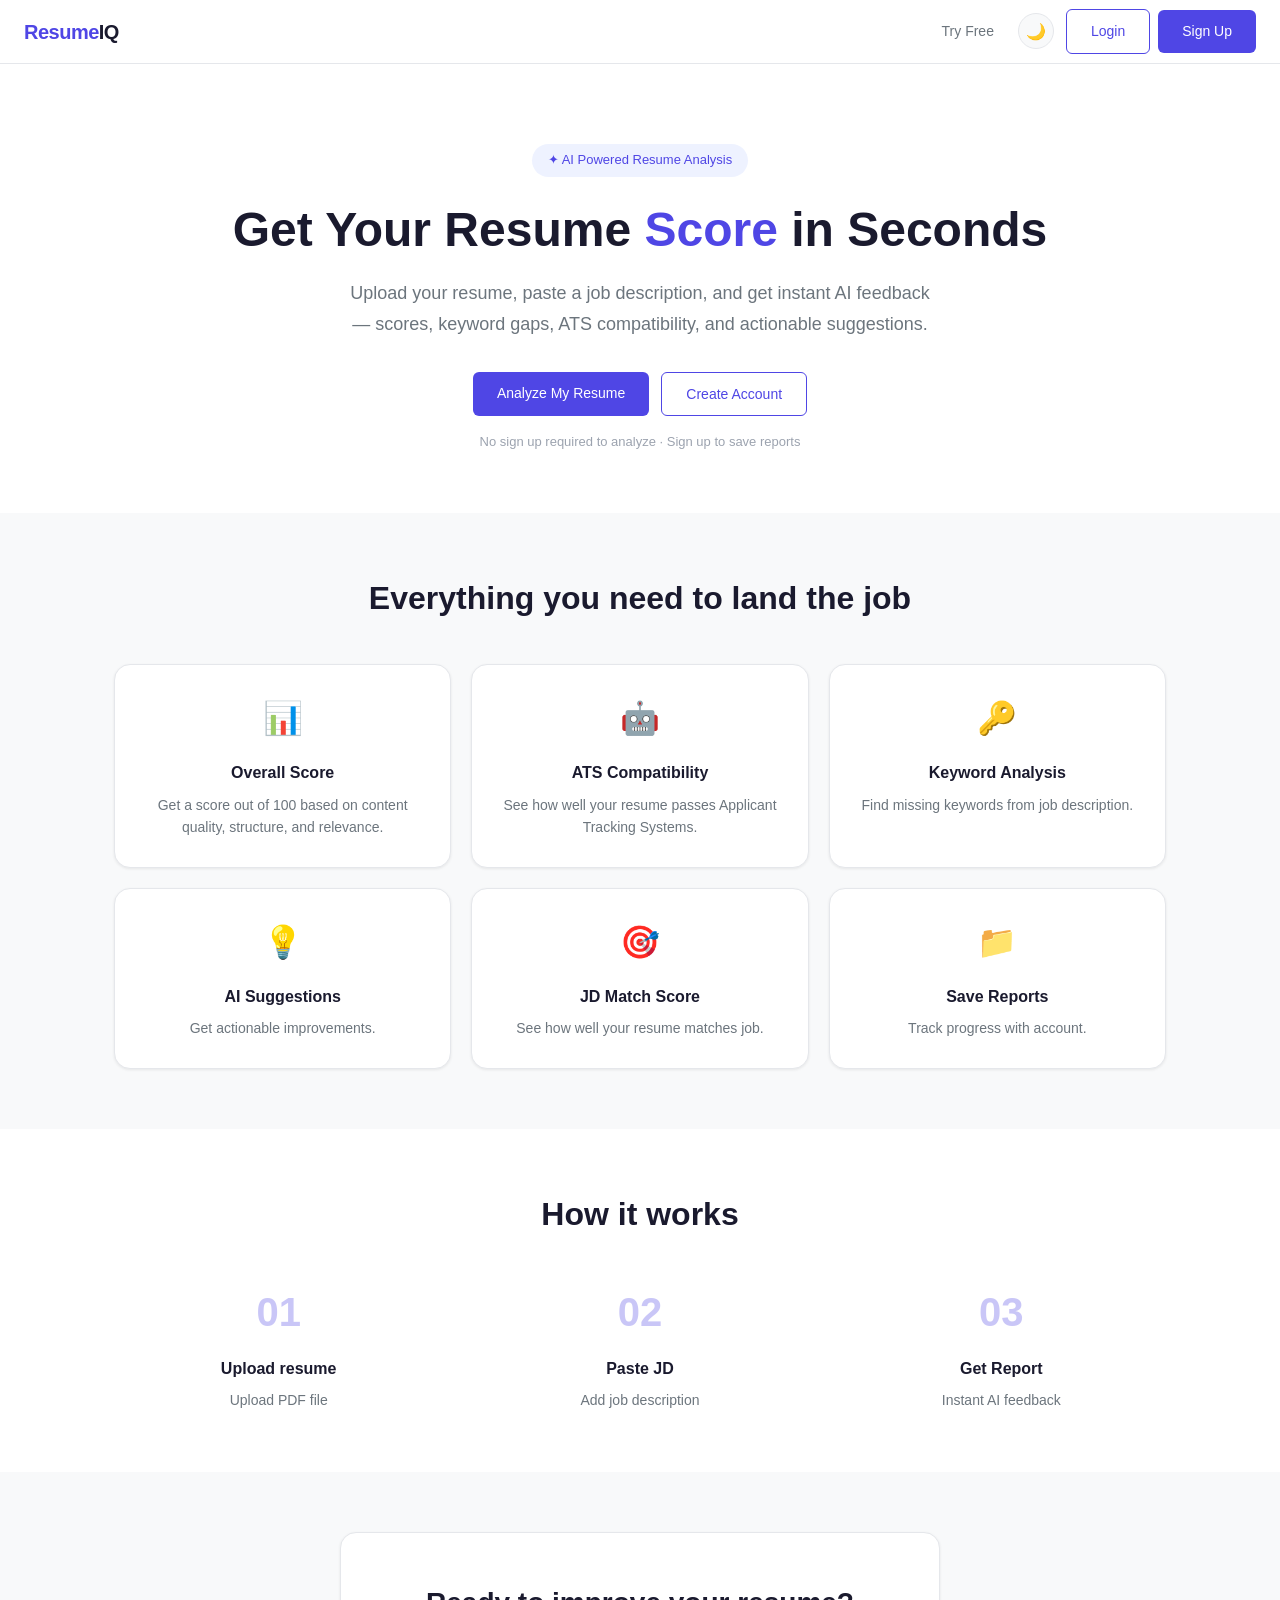
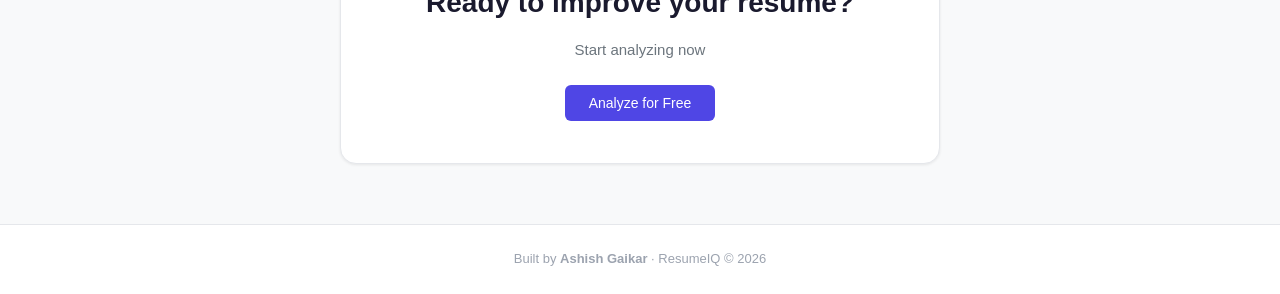
<file: index.html>
<!DOCTYPE html>
<html lang="en">
<head>
  <meta charset="UTF-8" />
  <meta name="viewport" content="width=device-width, initial-scale=1.0"/>
  <title>ResumeIQ — AI Resume Analyzer</title>

  <!-- ✅ Correct CSS paths -->
  <link rel="stylesheet" href="css/global.css"/>
  <link rel="stylesheet" href="css/navbar.css"/>
  <link rel="stylesheet" href="css/index.css"/>
</head>
<body>

  <div id="navbar"></div>

  <section class="hero">
    <div class="container">
      <div class="hero-badge">✦ AI Powered Resume Analysis</div>
      <h1>Get Your Resume <span class="highlight">Score</span> in Seconds</h1>
      <p class="hero-sub">Upload your resume, paste a job description, and get instant AI feedback — scores, keyword gaps, ATS compatibility, and actionable suggestions.</p>
      
      <div class="hero-btns">
        <!-- ✅ FIXED -->
        <a href="pages/analyzer.html" class="btn-primary">Analyze My Resume</a>
        <a href="pages/auth.html" class="btn-outline">Create Account</a>
      </div>

      <p class="hero-note">No sign up required to analyze · Sign up to save reports</p>
    </div>
  </section>

  <section class="features">
    <div class="container">
      <h2 class="section-title">Everything you need to land the job</h2>
      <div class="features-grid">

        <div class="feature-card card">
          <div class="feature-icon">📊</div>
          <h3>Overall Score</h3>
          <p>Get a score out of 100 based on content quality, structure, and relevance.</p>
        </div>

        <div class="feature-card card">
          <div class="feature-icon">🤖</div>
          <h3>ATS Compatibility</h3>
          <p>See how well your resume passes Applicant Tracking Systems.</p>
        </div>

        <div class="feature-card card">
          <div class="feature-icon">🔑</div>
          <h3>Keyword Analysis</h3>
          <p>Find missing keywords from job description.</p>
        </div>

        <div class="feature-card card">
          <div class="feature-icon">💡</div>
          <h3>AI Suggestions</h3>
          <p>Get actionable improvements.</p>
        </div>

        <div class="feature-card card">
          <div class="feature-icon">🎯</div>
          <h3>JD Match Score</h3>
          <p>See how well your resume matches job.</p>
        </div>

        <div class="feature-card card">
          <div class="feature-icon">📁</div>
          <h3>Save Reports</h3>
          <p>Track progress with account.</p>
        </div>

      </div>
    </div>
  </section>

  <section class="how-it-works">
    <div class="container">
      <h2 class="section-title">How it works</h2>
      <div class="steps-grid">

        <div class="step">
          <div class="step-num">01</div>
          <h3>Upload resume</h3>
          <p>Upload PDF file</p>
        </div>

        <div class="step">
          <div class="step-num">02</div>
          <h3>Paste JD</h3>
          <p>Add job description</p>
        </div>

        <div class="step">
          <div class="step-num">03</div>
          <h3>Get Report</h3>
          <p>Instant AI feedback</p>
        </div>

      </div>
    </div>
  </section>

  <section class="cta-section">
    <div class="container">
      <div class="cta-card card">
        <h2>Ready to improve your resume?</h2>
        <p>Start analyzing now</p>

        <!-- ✅ FIXED -->
        <a href="pages/analyzer.html" class="btn-primary">Analyze for Free</a>
      </div>
    </div>
  </section>

  <footer>
    <div class="container">
      <p>Built by <strong>Ashish Gaikar</strong> · ResumeIQ © 2026</p>
    </div>
  </footer>

  <!-- ✅ Correct JS path -->
  <script src="js/utils.js"></script>

  <script>
    document.getElementById('navbar').innerHTML = renderNavbar();
    initTheme();
  </script>

</body>
</html>
</file>
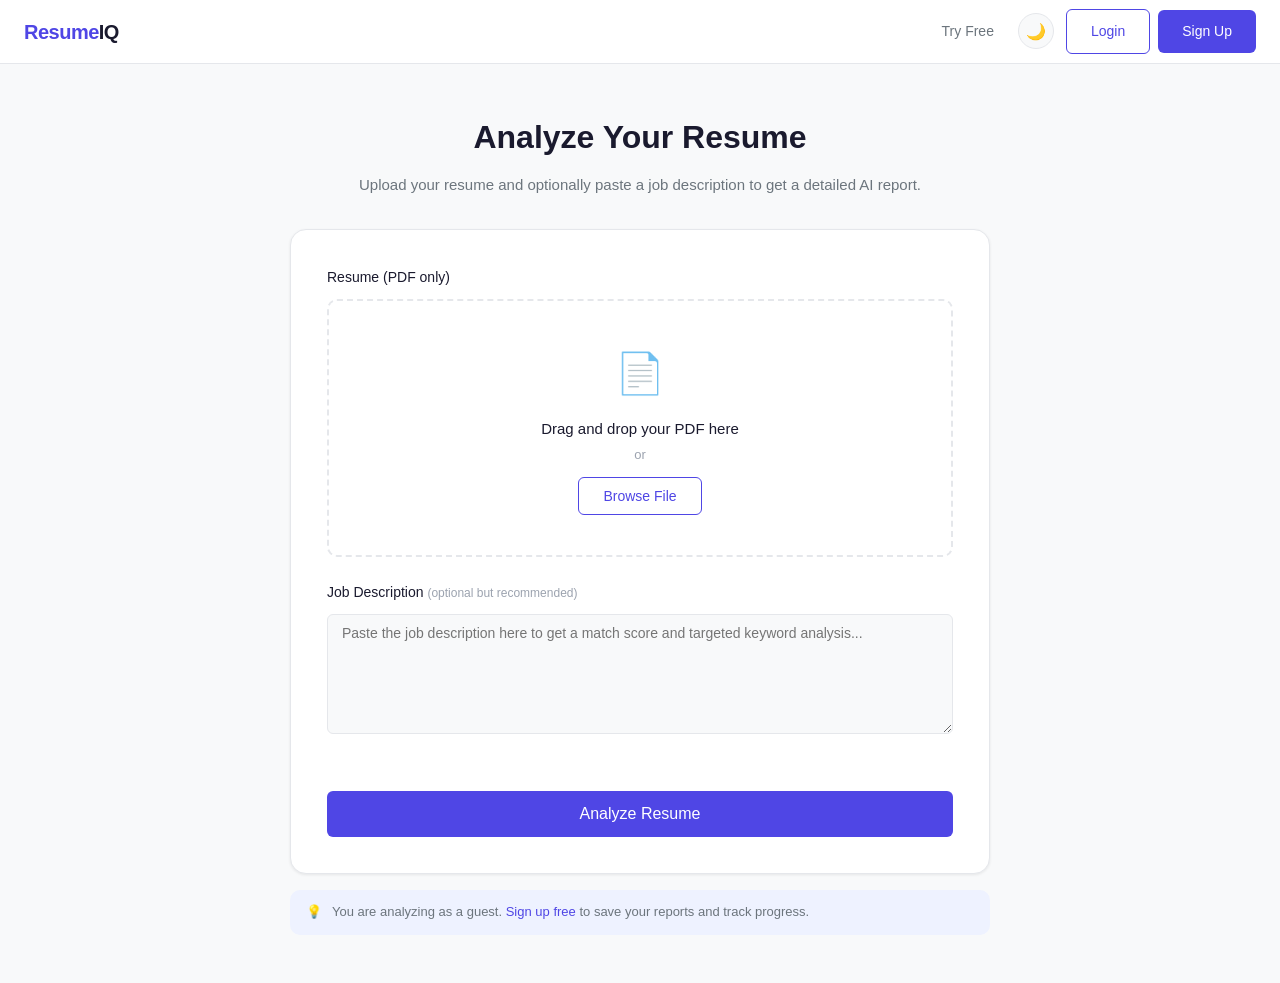
<file: pages/analyzer.html>
<!DOCTYPE html>
<html lang="en">
<head>
  <meta charset="UTF-8" />
  <meta name="viewport" content="width=device-width, initial-scale=1.0"/>
  <title>ResumeIQ — Analyze Resume</title>
  <link rel="stylesheet" href="../css/global.css"/>
  <link rel="stylesheet" href="../css/navbar.css"/>
  <link rel="stylesheet" href="../css/analyzer.css"/>
</head>
<body>

  <div id="navbar"></div>

  <div class="analyzer-wrapper">
    <div class="container">

      <div class="analyzer-header">
        <h1>Analyze Your Resume</h1>
        <p>Upload your resume and optionally paste a job description to get a detailed AI report.</p>
      </div>

      <div class="analyzer-card card">

        <div class="upload-section">
          <label class="upload-label">Resume (PDF only)</label>
          <div class="upload-area" id="uploadArea">
            <div class="upload-icon">📄</div>
            <p class="upload-text">Drag and drop your PDF here</p>
            <p class="upload-sub">or</p>
            <button class="btn-outline" onclick="document.getElementById('resumeInput').click()">Browse File</button>
            <input type="file" id="resumeInput" accept=".pdf" style="display:none" onchange="handleFileSelect(event)"/>
          </div>
          <div class="file-selected" id="fileSelected" style="display:none;">
            <span class="file-icon">📄</span>
            <span id="fileName"></span>
            <button class="remove-file" onclick="removeFile()">✕</button>
          </div>
        </div>

        <div class="jd-section">
          <label class="upload-label">Job Description <span class="optional">(optional but recommended)</span></label>
          <textarea
            id="jobDescription"
            rows="6"
            placeholder="Paste the job description here to get a match score and targeted keyword analysis..."
          ></textarea>
        </div>

        <div id="analyzeError" class="error-msg"></div>

        <button class="btn-primary analyze-btn" id="analyzeBtn" onclick="handleAnalyze()">
          Analyze Resume
        </button>

        <div class="loading" id="loading" style="display:none;">
          <div class="spinner"></div>
          <p>Analyzing your resume with AI — this may take a few seconds...</p>
        </div>

      </div>

      <div class="guest-note" id="guestNote">
        <span>💡</span>
        <p>You are analyzing as a guest. <a href="auth.html">Sign up free</a> to save your reports and track progress.</p>
      </div>

    </div>
  </div>

  <script src="../js/utils.js"></script>
  <script src="../js/analyzer.js"></script>
  <script>
    document.getElementById('navbar').innerHTML = renderNavbar();
    initTheme();
    if (isLoggedIn()) {
      document.getElementById('guestNote').style.display = 'none';
    }
  </script>

</body>
</html>
</file>
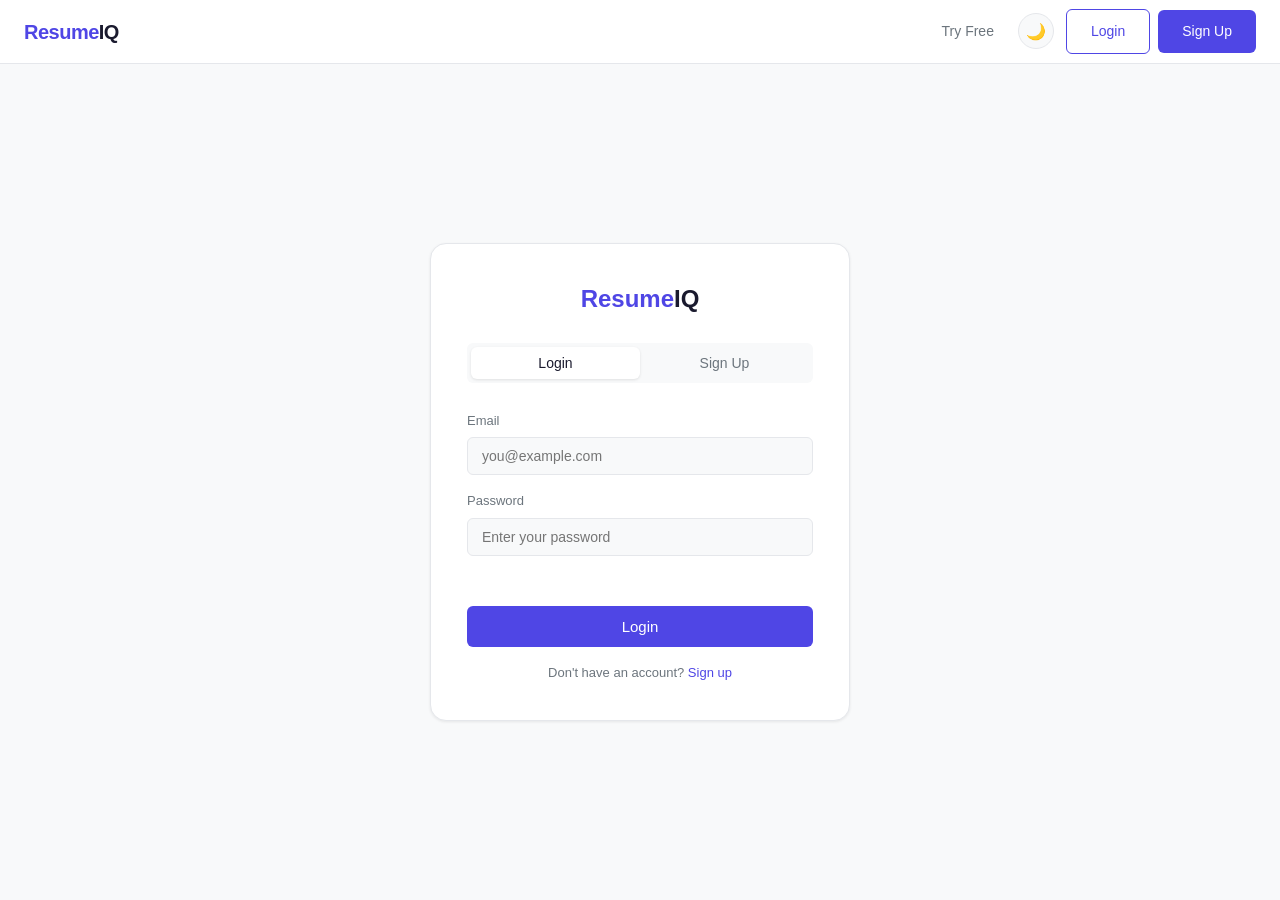
<file: pages/auth.html>
<!DOCTYPE html>
<html lang="en">
<head>
  <meta charset="UTF-8" />
  <meta name="viewport" content="width=device-width, initial-scale=1.0"/>
  <title>ResumeIQ — Login / Sign Up</title>
  <link rel="stylesheet" href="/css/global.css"/>
  <link rel="stylesheet" href="/css/navbar.css"/>
  <link rel="stylesheet" href="/css/auth.css"/>
</head>
<body>

  <div id="navbar"></div>

  <div class="auth-wrapper">
    <div class="auth-card card">

      <div class="auth-logo">Resume<span>IQ</span></div>
      <div class="auth-tabs">
        <button class="auth-tab active" id="loginTab" onclick="switchTab('login')">Login</button>
        <button class="auth-tab" id="signupTab" onclick="switchTab('signup')">Sign Up</button>
      </div>

      <div id="loginForm">
        <div class="form-group">
          <label>Email</label>
          <input type="email" id="loginEmail" placeholder="you@example.com"/>
        </div>
        <div class="form-group">
          <label>Password</label>
          <input type="password" id="loginPassword" placeholder="Enter your password"/>
        </div>
        <div id="loginError" class="error-msg"></div>
        <button class="btn-primary auth-btn" onclick="handleLogin()">Login</button>
        <p class="auth-switch">Don't have an account? <a onclick="switchTab('signup')">Sign up</a></p>
      </div>

      <div id="signupForm" style="display:none;">
        <div class="form-group">
          <label>Full Name</label>
          <input type="text" id="signupName" placeholder="Ashish Gaikar"/>
        </div>
        <div class="form-group">
          <label>Email</label>
          <input type="email" id="signupEmail" placeholder="you@example.com"/>
        </div>
        <div class="form-group">
          <label>Password</label>
          <input type="password" id="signupPassword" placeholder="Minimum 6 characters"/>
        </div>
        <div id="signupError" class="error-msg"></div>
        <button class="btn-primary auth-btn" onclick="handleSignup()">Create Account</button>
        <p class="auth-switch">Already have an account? <a onclick="switchTab('login')">Login</a></p>
      </div>

    </div>
  </div>

  <script src="/js/utils.js"></script>
  <script src="/js/auth.js"></script>
  <script>
    document.getElementById('navbar').innerHTML = renderNavbar();
    initTheme();
  </script>

</body>
</html>
</file>
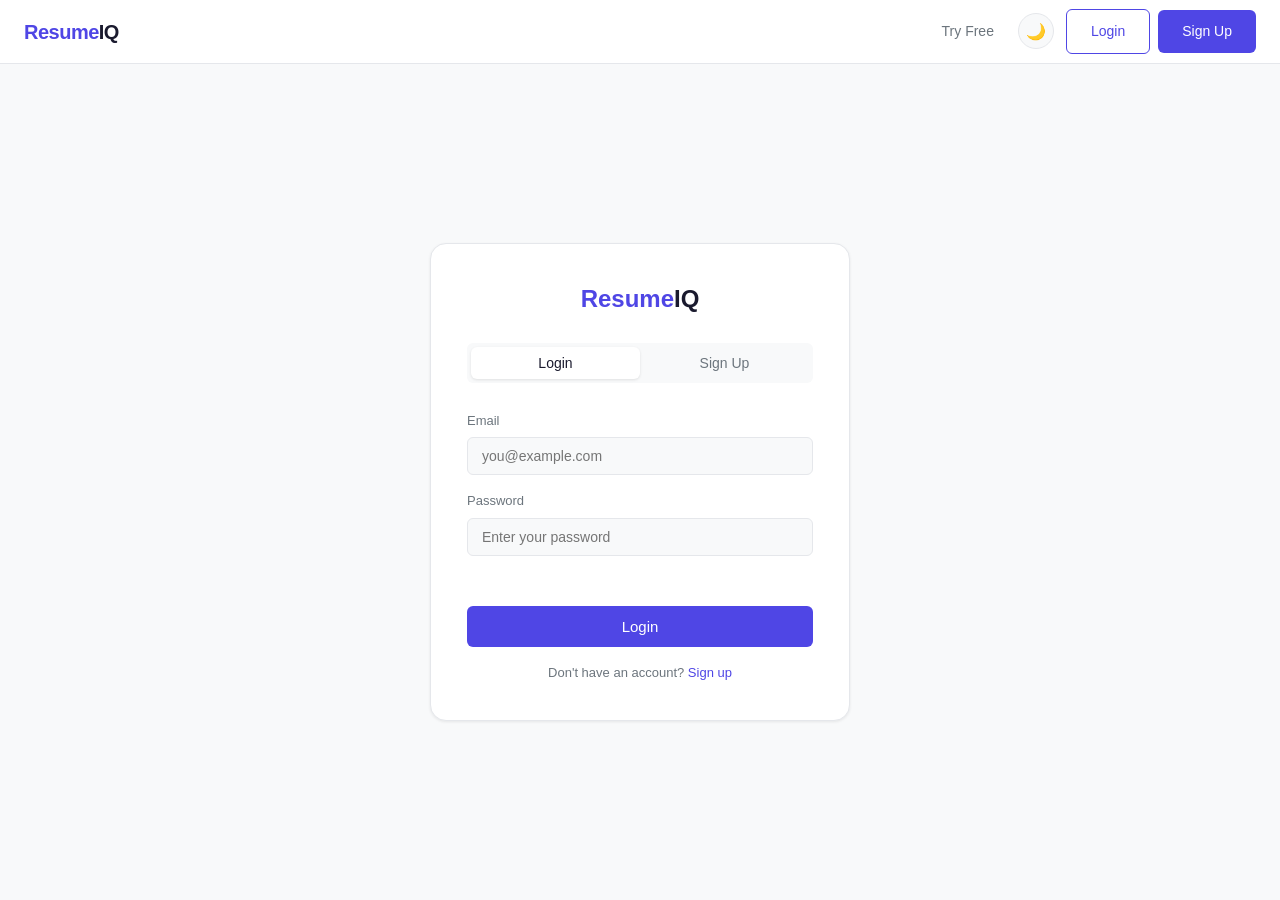
<file: pages/dashboard.html>
<!DOCTYPE html>
<html lang="en">
<head>
  <meta charset="UTF-8" />
  <meta name="viewport" content="width=device-width, initial-scale=1.0"/>
  <title>ResumeIQ — Dashboard</title>
  <link rel="stylesheet" href="../css/global.css"/>
  <link rel="stylesheet" href="../css/navbar.css"/>
  <link rel="stylesheet" href="../css/dashboard.css"/>
</head>
<body>

  <div id="navbar"></div>

  <div class="dashboard-wrapper">
    <div class="container">

      <div class="dashboard-header">
        <div>
          <h1 id="welcomeMsg">Welcome back!</h1>
          <p>Here are all your past resume analyses.</p>
        </div>
        <a href="analyzer.html" class="btn-primary">+ New Analysis</a>
      </div>

      <div id="loadingState" class="loading-state">
        <div class="spinner"></div>
        <p>Loading your reports...</p>
      </div>

      <div id="emptyState" class="empty-state" style="display:none;">
        <div class="empty-icon">📄</div>
        <h2>No analyses yet</h2>
        <p>Upload your resume to get your first AI-powered report.</p>
        <a href="analyzer.html" class="btn-primary">Analyze My Resume</a>
      </div>

      <div id="analysesGrid" class="analyses-grid" style="display:none;"></div>

    </div>
  </div>

  <script src="../js/utils.js"></script>
  <script src="../js/dashboard.js"></script>
  <script>
    document.getElementById('navbar').innerHTML = renderNavbar();
    initTheme();
    redirectIfGuest();
    loadDashboard();
  </script>

</body>
</html>
</file>
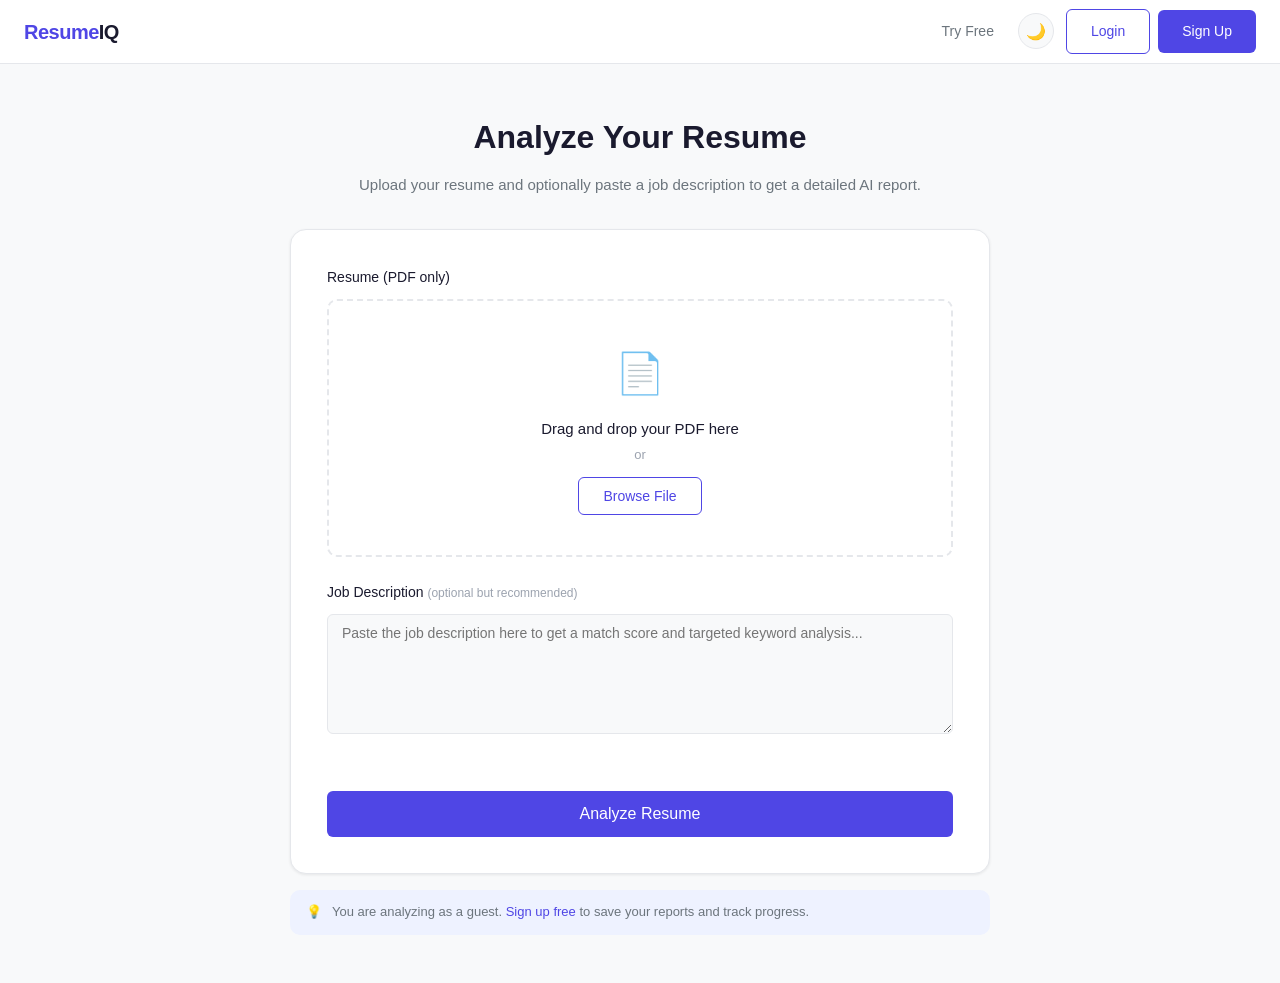
<file: pages/report.html>
<!DOCTYPE html>
<html lang="en">
<head>
  <meta charset="UTF-8" />
  <meta name="viewport" content="width=device-width, initial-scale=1.0"/>
  <title>ResumeIQ — Your Report</title>
  <link rel="stylesheet" href="../css/global.css"/>
  <link rel="stylesheet" href="../css/navbar.css"/>
  <link rel="stylesheet" href="../css/report.css"/>
</head>
<body>

  <div id="navbar"></div>

  <div class="report-wrapper">
    <div class="container">

      <div class="report-header">
        <h1>Your Resume Report</h1>
        <p>Here is your detailed AI-powered analysis</p>
      </div>

      <div id="reportContent">

        <div class="scores-row">
          <div class="score-card card">
            <p class="score-label">Overall Score</p>
            <div class="score-circle" id="overallScoreCircle">
              <span id="overallScore">--</span>
            </div>
          </div>
          <div class="score-card card">
            <p class="score-label">ATS Score</p>
            <div class="score-circle" id="atsScoreCircle">
              <span id="atsScore">--</span>
            </div>
          </div>
          <div class="score-card card">
            <p class="score-label">JD Match</p>
            <div class="score-circle" id="jdScoreCircle">
              <span id="jdScore">--</span>
            </div>
          </div>
        </div>

        <div class="two-col">

          <div class="card">
            <h2 class="card-title">Section Scores</h2>
            <div id="sectionScores"></div>
          </div>

          <div class="card">
            <h2 class="card-title">Keyword Analysis</h2>
            <p class="kw-label">Present</p>
            <div class="tag-cloud" id="presentKeywords"></div>
            <p class="kw-label" style="margin-top:16px;">Missing</p>
            <div class="tag-cloud" id="missingKeywords"></div>
          </div>

        </div>

        <div class="card suggestions-card">
          <h2 class="card-title">AI Suggestions</h2>
          <div id="suggestions"></div>
        </div>

        <div class="guest-save-banner" id="guestBanner" style="display:none;">
          <div>
            <p class="banner-title">Save this report</p>
            <p class="banner-sub">Create a free account to save all your reports and track your progress over time.</p>
          </div>
          <a href="auth.html" class="btn-primary">Sign Up Free</a>
        </div>

        <div class="report-actions">
          <a href="analyzer.html" class="btn-outline">Analyze Another Resume</a>
          <a href="dashboard.html" class="btn-primary" id="dashboardBtn" style="display:none;">Go to Dashboard</a>
        </div>

      </div>

    </div>
  </div>

  <script src="../js/utils.js"></script>
  <script src="../js/report.js"></script>
  <script>
    document.getElementById('navbar').innerHTML = renderNavbar();
    initTheme();
    loadReport();
  </script>

</body>
</html>
</file>
<file: css/global.css>
* {
  margin: 0;
  padding: 0;
  box-sizing: border-box;
}

:root {
  --bg-primary: #ffffff;
  --bg-secondary: #f8f9fa;
  --bg-card: #ffffff;
  --text-primary: #1a1a2e;
  --text-secondary: #6c757d;
  --text-muted: #9ca3af;
  --accent: #4f46e5;
  --accent-hover: #4338ca;
  --accent-light: #eef2ff;
  --success: #10b981;
  --warning: #f59e0b;
  --danger: #ef4444;
  --border: #e5e7eb;
  --card-shadow: 0 1px 3px rgba(0, 0, 0, 0.08);
  --radius-sm: 6px;
  --radius-md: 10px;
  --radius-lg: 16px;
  --font: 'Inter', sans-serif;
}

[data-theme="dark"] {
  --bg-primary: #0f0f1a;
  --bg-secondary: #1a1a2e;
  --bg-card: #1e1e32;
  --text-primary: #f1f5f9;
  --text-secondary: #94a3b8;
  --text-muted: #64748b;
  --accent: #6366f1;
  --accent-hover: #818cf8;
  --accent-light: #1e1b4b;
  --border: #2d2d44;
  --card-shadow: 0 1px 3px rgba(0, 0, 0, 0.3);
}

body {
  font-family: var(--font);
  background-color: var(--bg-primary);
  color: var(--text-primary);
  transition: background-color 0.3s ease, color 0.3s ease;
  line-height: 1.6;
}

a {
  text-decoration: none;
  color: var(--accent);
}

button {
  cursor: pointer;
  font-family: var(--font);
  border: none;
  outline: none;
}

input, textarea {
  font-family: var(--font);
  outline: none;
  border: 1px solid var(--border);
  background: var(--bg-secondary);
  color: var(--text-primary);
  border-radius: var(--radius-sm);
  padding: 10px 14px;
  width: 100%;
  font-size: 14px;
  transition: border-color 0.2s;
}

input:focus, textarea:focus {
  border-color: var(--accent);
}

.btn-primary {
  background: var(--accent);
  color: #ffffff;
  padding: 10px 24px;
  border-radius: var(--radius-sm);
  font-size: 14px;
  font-weight: 500;
  transition: background 0.2s, transform 0.1s;
}

.btn-primary:hover {
  background: var(--accent-hover);
  transform: translateY(-1px);
}

.btn-outline {
  background: transparent;
  color: var(--accent);
  padding: 10px 24px;
  border-radius: var(--radius-sm);
  font-size: 14px;
  font-weight: 500;
  border: 1px solid var(--accent);
  transition: background 0.2s;
}

.btn-outline:hover {
  background: var(--accent-light);
}

.card {
  background: var(--bg-card);
  border: 1px solid var(--border);
  border-radius: var(--radius-lg);
  box-shadow: var(--card-shadow);
  padding: 1.5rem;
}

.container {
  max-width: 1100px;
  margin: 0 auto;
  padding: 0 24px;
}

.badge {
  display: inline-block;
  padding: 3px 10px;
  border-radius: 99px;
  font-size: 12px;
  font-weight: 500;
}

.badge-success {
  background: #d1fae5;
  color: #065f46;
}

.badge-danger {
  background: #fee2e2;
  color: #991b1b;
}

.badge-warning {
  background: #fef3c7;
  color: #92400e;
}

.badge-info {
  background: var(--accent-light);
  color: var(--accent);
}

::-webkit-scrollbar {
  width: 6px;
}

::-webkit-scrollbar-track {
  background: var(--bg-secondary);
}

::-webkit-scrollbar-thumb {
  background: var(--border);
  border-radius: 99px;
}

@import url('https://fonts.googleapis.com/css2?family=Inter:wght@400;500;600&display=swap');
</file>
<file: css/navbar.css>
nav {
  position: sticky;
  top: 0;
  z-index: 100;
  background: var(--bg-card);
  border-bottom: 1px solid var(--border);
  padding: 0 24px;
  height: 64px;
  display: flex;
  align-items: center;
  justify-content: space-between;
}

.nav-logo {
  font-size: 20px;
  font-weight: 600;
  color: var(--accent);
  letter-spacing: -0.5px;
}

.nav-logo span {
  color: var(--text-primary);
}

.nav-links {
  display: flex;
  align-items: center;
  gap: 12px;
}

.nav-link {
  font-size: 14px;
  font-weight: 500;
  color: var(--text-secondary);
  padding: 6px 12px;
  border-radius: var(--radius-sm);
  transition: color 0.2s, background 0.2s;
}

.nav-link:hover {
  color: var(--text-primary);
  background: var(--bg-secondary);
}

.nav-avatar {
  width: 36px;
  height: 36px;
  border-radius: 50%;
  background: var(--accent);
  color: #ffffff;
  font-size: 14px;
  font-weight: 600;
  display: flex;
  align-items: center;
  justify-content: center;
  cursor: pointer;
}

.theme-toggle {
  width: 36px;
  height: 36px;
  border-radius: 50%;
  background: var(--bg-secondary);
  border: 1px solid var(--border);
  color: var(--text-secondary);
  font-size: 16px;
  display: flex;
  align-items: center;
  justify-content: center;
  transition: background 0.2s;
}

.theme-toggle:hover {
  background: var(--border);
}

.nav-guest {
  display: flex;
  align-items: center;
  gap: 8px;
}

.nav-user {
  display: flex;
  align-items: center;
  gap: 12px;
}

.dropdown {
  position: relative;
}

.dropdown-menu {
  display: none;
  position: absolute;
  top: 44px;
  right: 0;
  background: var(--bg-card);
  border: 1px solid var(--border);
  border-radius: var(--radius-md);
  box-shadow: var(--card-shadow);
  min-width: 160px;
  overflow: hidden;
  z-index: 200;
}

.dropdown-menu.open {
  display: block;
}

.dropdown-item {
  display: block;
  padding: 10px 16px;
  font-size: 13px;
  color: var(--text-primary);
  transition: background 0.15s;
}

.dropdown-item:hover {
  background: var(--bg-secondary);
}

.dropdown-item.danger {
  color: var(--danger);
}
</file>
<file: css/index.css>
.hero {
  padding: 80px 0 60px;
  text-align: center;
}

.hero-badge {
  display: inline-block;
  background: var(--accent-light);
  color: var(--accent);
  padding: 6px 16px;
  border-radius: 99px;
  font-size: 13px;
  font-weight: 500;
  margin-bottom: 24px;
}

.hero h1 {
  font-size: 48px;
  font-weight: 600;
  line-height: 1.2;
  margin-bottom: 20px;
  color: var(--text-primary);
}

.highlight {
  color: var(--accent);
}

.hero-sub {
  font-size: 18px;
  color: var(--text-secondary);
  max-width: 600px;
  margin: 0 auto 32px;
  line-height: 1.7;
}

.hero-btns {
  display: flex;
  gap: 12px;
  justify-content: center;
  margin-bottom: 16px;
}

.hero-note {
  font-size: 13px;
  color: var(--text-muted);
}

.features {
  padding: 60px 0;
  background: var(--bg-secondary);
}

.section-title {
  font-size: 32px;
  font-weight: 600;
  text-align: center;
  margin-bottom: 40px;
  color: var(--text-primary);
}

.features-grid {
  display: grid;
  grid-template-columns: repeat(3, 1fr);
  gap: 20px;
}

.feature-card {
  text-align: center;
  padding: 28px 24px;
}

.feature-icon {
  font-size: 32px;
  margin-bottom: 16px;
}

.feature-card h3 {
  font-size: 16px;
  font-weight: 600;
  margin-bottom: 8px;
  color: var(--text-primary);
}

.feature-card p {
  font-size: 14px;
  color: var(--text-secondary);
  line-height: 1.6;
}

.how-it-works {
  padding: 60px 0;
}

.steps-grid {
  display: grid;
  grid-template-columns: repeat(3, 1fr);
  gap: 32px;
}

.step {
  text-align: center;
}

.step-num {
  font-size: 40px;
  font-weight: 600;
  color: var(--accent);
  opacity: 0.3;
  margin-bottom: 12px;
}

.step h3 {
  font-size: 16px;
  font-weight: 600;
  margin-bottom: 8px;
  color: var(--text-primary);
}

.step p {
  font-size: 14px;
  color: var(--text-secondary);
}

.cta-section {
  padding: 60px 0;
  background: var(--bg-secondary);
}

.cta-card {
  text-align: center;
  padding: 48px;
  max-width: 600px;
  margin: 0 auto;
}

.cta-card h2 {
  font-size: 28px;
  font-weight: 600;
  margin-bottom: 12px;
}

.cta-card p {
  font-size: 15px;
  color: var(--text-secondary);
  margin-bottom: 28px;
}

footer {
  padding: 24px 0;
  border-top: 1px solid var(--border);
  text-align: center;
  font-size: 13px;
  color: var(--text-muted);
}
</file>
<file: css/analyzer.css>
.analyzer-wrapper {
  min-height: calc(100vh - 64px);
  padding: 48px 0;
  background: var(--bg-secondary);
}

.analyzer-header {
  text-align: center;
  margin-bottom: 32px;
}

.analyzer-header h1 {
  font-size: 32px;
  font-weight: 600;
  margin-bottom: 10px;
  color: var(--text-primary);
}

.analyzer-header p {
  font-size: 15px;
  color: var(--text-secondary);
}

.analyzer-card {
  max-width: 700px;
  margin: 0 auto;
  padding: 36px;
}

.upload-label {
  display: block;
  font-size: 14px;
  font-weight: 500;
  color: var(--text-primary);
  margin-bottom: 10px;
}

.optional {
  font-size: 12px;
  color: var(--text-muted);
  font-weight: 400;
}

.upload-area {
  border: 2px dashed var(--border);
  border-radius: var(--radius-md);
  padding: 40px 24px;
  text-align: center;
  cursor: pointer;
  transition: border-color 0.2s, background 0.2s;
  margin-bottom: 8px;
}

.upload-area:hover {
  border-color: var(--accent);
  background: var(--accent-light);
}

.upload-area.dragover {
  border-color: var(--accent);
  background: var(--accent-light);
}

.upload-icon {
  font-size: 40px;
  margin-bottom: 12px;
}

.upload-text {
  font-size: 15px;
  font-weight: 500;
  color: var(--text-primary);
  margin-bottom: 4px;
}

.upload-sub {
  font-size: 13px;
  color: var(--text-muted);
  margin-bottom: 12px;
}

.file-selected {
  display: flex;
  align-items: center;
  gap: 10px;
  background: var(--bg-secondary);
  border: 1px solid var(--border);
  border-radius: var(--radius-sm);
  padding: 10px 14px;
  font-size: 14px;
  color: var(--text-primary);
}

.file-icon {
  font-size: 18px;
}

.remove-file {
  margin-left: auto;
  background: transparent;
  color: var(--text-muted);
  font-size: 14px;
  padding: 2px 6px;
  border-radius: var(--radius-sm);
  transition: color 0.2s;
}

.remove-file:hover {
  color: var(--danger);
}

.jd-section {
  margin-top: 24px;
}

.jd-section textarea {
  resize: vertical;
  min-height: 120px;
}

.analyze-btn {
  width: 100%;
  padding: 14px;
  font-size: 16px;
  margin-top: 24px;
  border-radius: var(--radius-sm);
}

.loading {
  text-align: center;
  padding: 24px 0 8px;
}

.spinner {
  width: 36px;
  height: 36px;
  border: 3px solid var(--border);
  border-top-color: var(--accent);
  border-radius: 50%;
  animation: spin 0.8s linear infinite;
  margin: 0 auto 12px;
}

@keyframes spin {
  to { transform: rotate(360deg); }
}

.loading p {
  font-size: 14px;
  color: var(--text-secondary);
}

.error-msg {
  font-size: 13px;
  color: var(--danger);
  margin-top: 8px;
  min-height: 18px;
}

.guest-note {
  max-width: 700px;
  margin: 16px auto 0;
  display: flex;
  align-items: center;
  gap: 10px;
  background: var(--accent-light);
  border-radius: var(--radius-md);
  padding: 12px 16px;
  font-size: 13px;
  color: var(--text-secondary);
}

.guest-note a {
  color: var(--accent);
  font-weight: 500;
}
</file>
<file: css/auth.css>
.auth-wrapper {
  min-height: calc(100vh - 64px);
  display: flex;
  align-items: center;
  justify-content: center;
  padding: 40px 24px;
  background: var(--bg-secondary);
}

.auth-card {
  width: 100%;
  max-width: 420px;
  padding: 36px;
}

.auth-logo {
  font-size: 24px;
  font-weight: 600;
  color: var(--accent);
  text-align: center;
  margin-bottom: 24px;
}

.auth-logo span {
  color: var(--text-primary);
}

.auth-tabs {
  display: flex;
  background: var(--bg-secondary);
  border-radius: var(--radius-sm);
  padding: 4px;
  margin-bottom: 28px;
}

.auth-tab {
  flex: 1;
  padding: 8px;
  border-radius: var(--radius-sm);
  font-size: 14px;
  font-weight: 500;
  background: transparent;
  color: var(--text-secondary);
  transition: all 0.2s;
}

.auth-tab.active {
  background: var(--bg-card);
  color: var(--text-primary);
  box-shadow: 0 1px 3px rgba(0,0,0,0.1);
}

.form-group {
  margin-bottom: 16px;
}

.form-group label {
  display: block;
  font-size: 13px;
  font-weight: 500;
  color: var(--text-secondary);
  margin-bottom: 6px;
}

.auth-btn {
  width: 100%;
  padding: 12px;
  font-size: 15px;
  margin-top: 8px;
  border-radius: var(--radius-sm);
}

.auth-switch {
  text-align: center;
  font-size: 13px;
  color: var(--text-secondary);
  margin-top: 16px;
}

.auth-switch a {
  color: var(--accent);
  cursor: pointer;
  font-weight: 500;
}

.error-msg {
  font-size: 13px;
  color: var(--danger);
  margin-bottom: 8px;
  min-height: 18px;
}
</file>
<file: css/dashboard.css>
.dashboard-wrapper {
  min-height: calc(100vh - 64px);
  padding: 48px 0;
  background: var(--bg-secondary);
}

.dashboard-header {
  display: flex;
  align-items: center;
  justify-content: space-between;
  margin-bottom: 32px;
}

.dashboard-header h1 {
  font-size: 28px;
  font-weight: 600;
  color: var(--text-primary);
  margin-bottom: 4px;
}

.dashboard-header p {
  font-size: 14px;
  color: var(--text-secondary);
}

.loading-state {
  text-align: center;
  padding: 60px 0;
}

.spinner {
  width: 36px;
  height: 36px;
  border: 3px solid var(--border);
  border-top-color: var(--accent);
  border-radius: 50%;
  animation: spin 0.8s linear infinite;
  margin: 0 auto 12px;
}

@keyframes spin {
  to { transform: rotate(360deg); }
}

.loading-state p {
  font-size: 14px;
  color: var(--text-secondary);
}

.empty-state {
  text-align: center;
  padding: 80px 0;
}

.empty-icon {
  font-size: 48px;
  margin-bottom: 16px;
}

.empty-state h2 {
  font-size: 22px;
  font-weight: 600;
  color: var(--text-primary);
  margin-bottom: 8px;
}

.empty-state p {
  font-size: 14px;
  color: var(--text-secondary);
  margin-bottom: 24px;
}

.analyses-grid {
  display: grid;
  grid-template-columns: repeat(auto-fill, minmax(300px, 1fr));
  gap: 16px;
}

.analysis-card {
  background: var(--bg-card);
  border: 1px solid var(--border);
  border-radius: var(--radius-lg);
  padding: 20px;
  cursor: pointer;
  transition: border-color 0.2s, transform 0.15s;
}

.analysis-card:hover {
  border-color: var(--accent);
  transform: translateY(-2px);
}

.analysis-card-header {
  display: flex;
  align-items: center;
  justify-content: space-between;
  margin-bottom: 16px;
}

.analysis-date {
  font-size: 12px;
  color: var(--text-muted);
}

.analysis-scores {
  display: grid;
  grid-template-columns: repeat(3, 1fr);
  gap: 8px;
  margin-bottom: 16px;
}

.analysis-score-item {
  text-align: center;
  background: var(--bg-secondary);
  border-radius: var(--radius-sm);
  padding: 10px 6px;
}

.analysis-score-val {
  font-size: 20px;
  font-weight: 600;
  color: var(--text-primary);
  margin-bottom: 2px;
}

.analysis-score-val.good { color: #10b981; }
.analysis-score-val.average { color: #f59e0b; }
.analysis-score-val.poor { color: #ef4444; }

.analysis-score-label {
  font-size: 11px;
  color: var(--text-muted);
}

.analysis-card-footer {
  display: flex;
  align-items: center;
  justify-content: space-between;
  font-size: 13px;
  color: var(--text-secondary);
}

.view-report-btn {
  font-size: 13px;
  color: var(--accent);
  font-weight: 500;
}
</file>
<file: css/report.css>
.report-wrapper {
  min-height: calc(100vh - 64px);
  padding: 48px 0;
  background: var(--bg-secondary);
}

.report-header {
  text-align: center;
  margin-bottom: 32px;
}

.report-header h1 {
  font-size: 32px;
  font-weight: 600;
  margin-bottom: 8px;
  color: var(--text-primary);
}

.report-header p {
  font-size: 15px;
  color: var(--text-secondary);
}

.scores-row {
  display: grid;
  grid-template-columns: repeat(3, 1fr);
  gap: 16px;
  margin-bottom: 20px;
}

.score-card {
  text-align: center;
  padding: 28px 20px;
}

.score-label {
  font-size: 13px;
  font-weight: 500;
  color: var(--text-secondary);
  margin-bottom: 16px;
  text-transform: uppercase;
  letter-spacing: 0.05em;
}

.score-circle {
  width: 90px;
  height: 90px;
  border-radius: 50%;
  border: 4px solid var(--border);
  display: flex;
  align-items: center;
  justify-content: center;
  margin: 0 auto;
  font-size: 26px;
  font-weight: 600;
  color: var(--text-primary);
  transition: border-color 0.3s;
}

.score-circle.good {
  border-color: #10b981;
  color: #10b981;
}

.score-circle.average {
  border-color: #f59e0b;
  color: #f59e0b;
}

.score-circle.poor {
  border-color: #ef4444;
  color: #ef4444;
}

.two-col {
  display: grid;
  grid-template-columns: repeat(2, 1fr);
  gap: 16px;
  margin-bottom: 20px;
}

.card-title {
  font-size: 16px;
  font-weight: 600;
  color: var(--text-primary);
  margin-bottom: 20px;
}

.section-bar {
  margin-bottom: 14px;
}

.bar-header {
  display: flex;
  justify-content: space-between;
  font-size: 13px;
  color: var(--text-secondary);
  margin-bottom: 6px;
}

.bar-track {
  height: 6px;
  background: var(--border);
  border-radius: 99px;
  overflow: hidden;
}

.bar-fill {
  height: 6px;
  border-radius: 99px;
  transition: width 0.8s ease;
}

.bar-fill.good { background: #10b981; }
.bar-fill.average { background: #f59e0b; }
.bar-fill.poor { background: #ef4444; }

.kw-label {
  font-size: 12px;
  font-weight: 500;
  color: var(--text-secondary);
  text-transform: uppercase;
  letter-spacing: 0.05em;
  margin-bottom: 8px;
}

.tag-cloud {
  display: flex;
  flex-wrap: wrap;
  gap: 6px;
}

.suggestions-card {
  margin-bottom: 20px;
}

.suggestion-item {
  display: flex;
  gap: 14px;
  padding: 14px 0;
  border-bottom: 1px solid var(--border);
  align-items: flex-start;
}

.suggestion-item:last-child {
  border-bottom: none;
}

.suggestion-priority {
  flex-shrink: 0;
  margin-top: 2px;
}

.suggestion-title {
  font-size: 14px;
  font-weight: 500;
  color: var(--text-primary);
  margin-bottom: 4px;
}

.suggestion-desc {
  font-size: 13px;
  color: var(--text-secondary);
  line-height: 1.6;
}

.guest-save-banner {
  background: var(--accent-light);
  border: 1px solid var(--accent);
  border-radius: var(--radius-lg);
  padding: 20px 24px;
  display: flex;
  align-items: center;
  justify-content: space-between;
  gap: 16px;
  margin-bottom: 20px;
}

.banner-title {
  font-size: 15px;
  font-weight: 600;
  color: var(--text-primary);
  margin-bottom: 4px;
}

.banner-sub {
  font-size: 13px;
  color: var(--text-secondary);
}

.report-actions {
  display: flex;
  gap: 12px;
  justify-content: center;
  padding-bottom: 40px;
}
</file>
